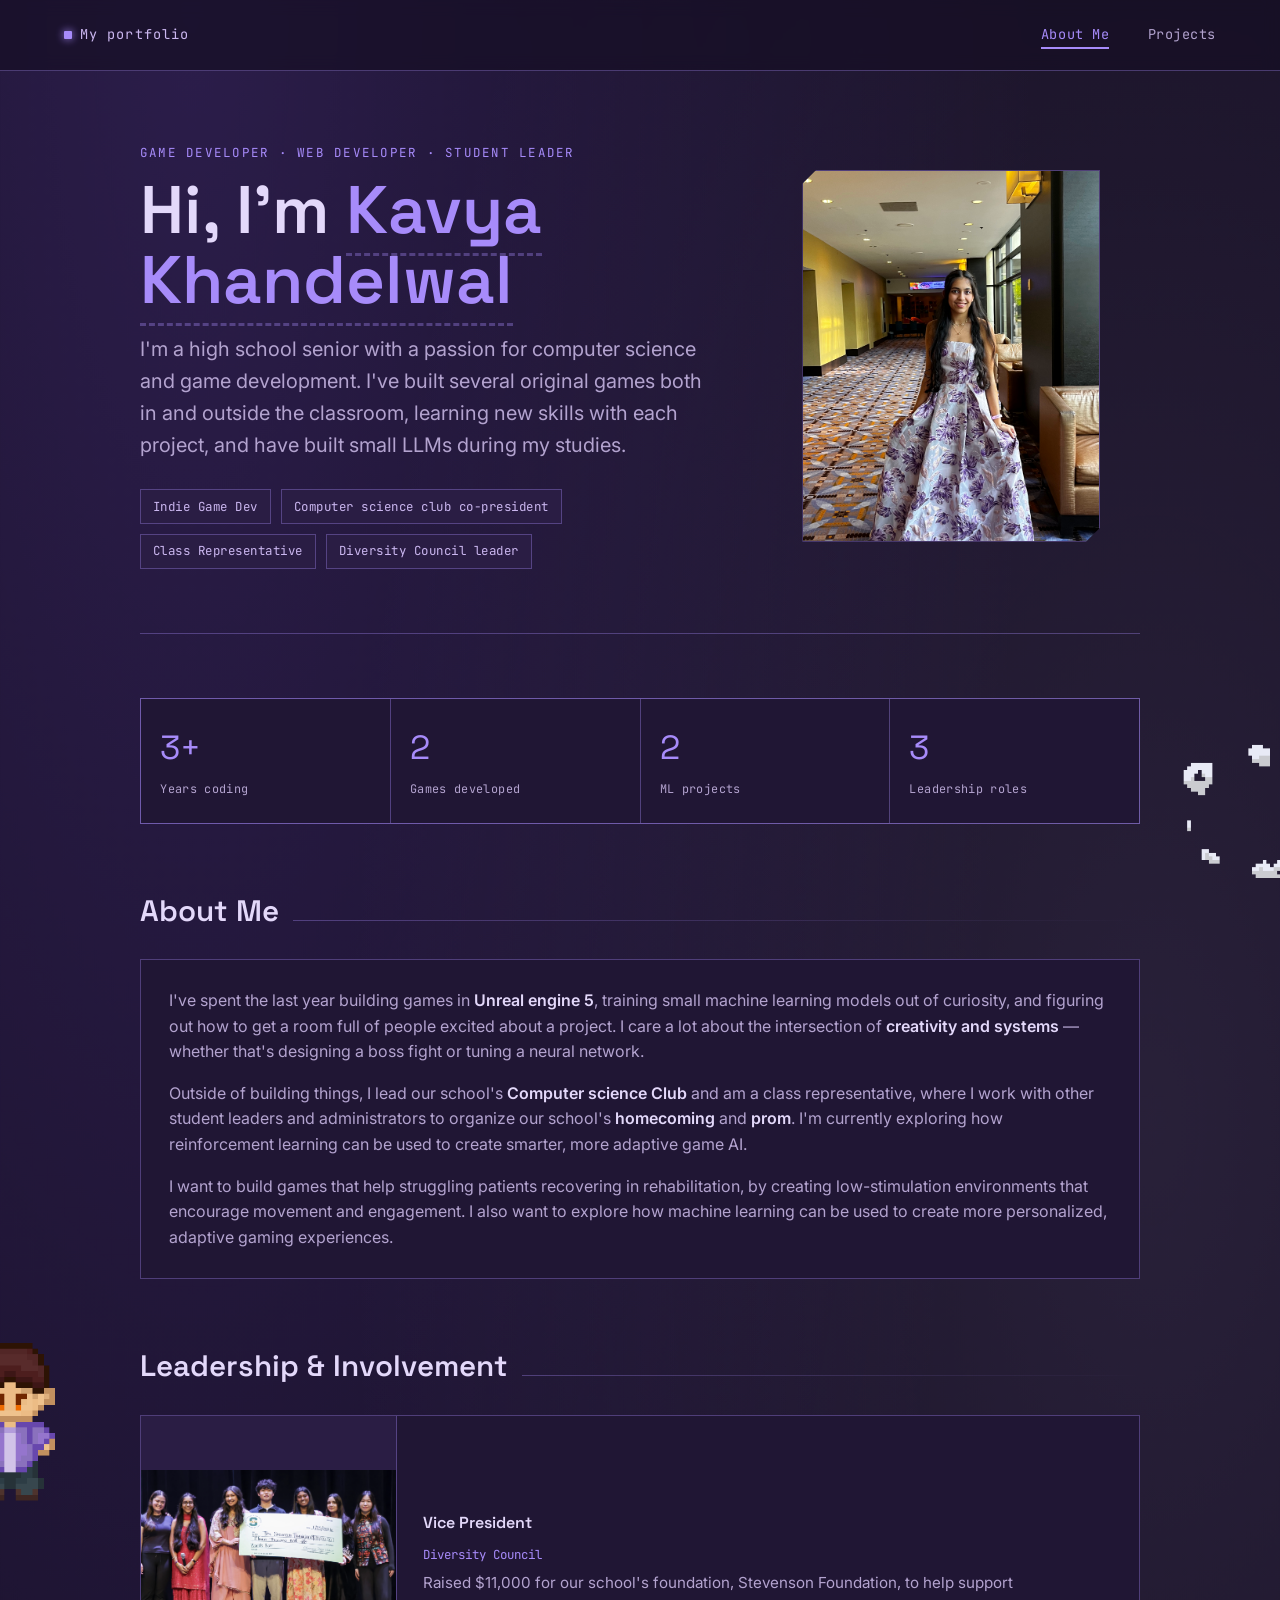
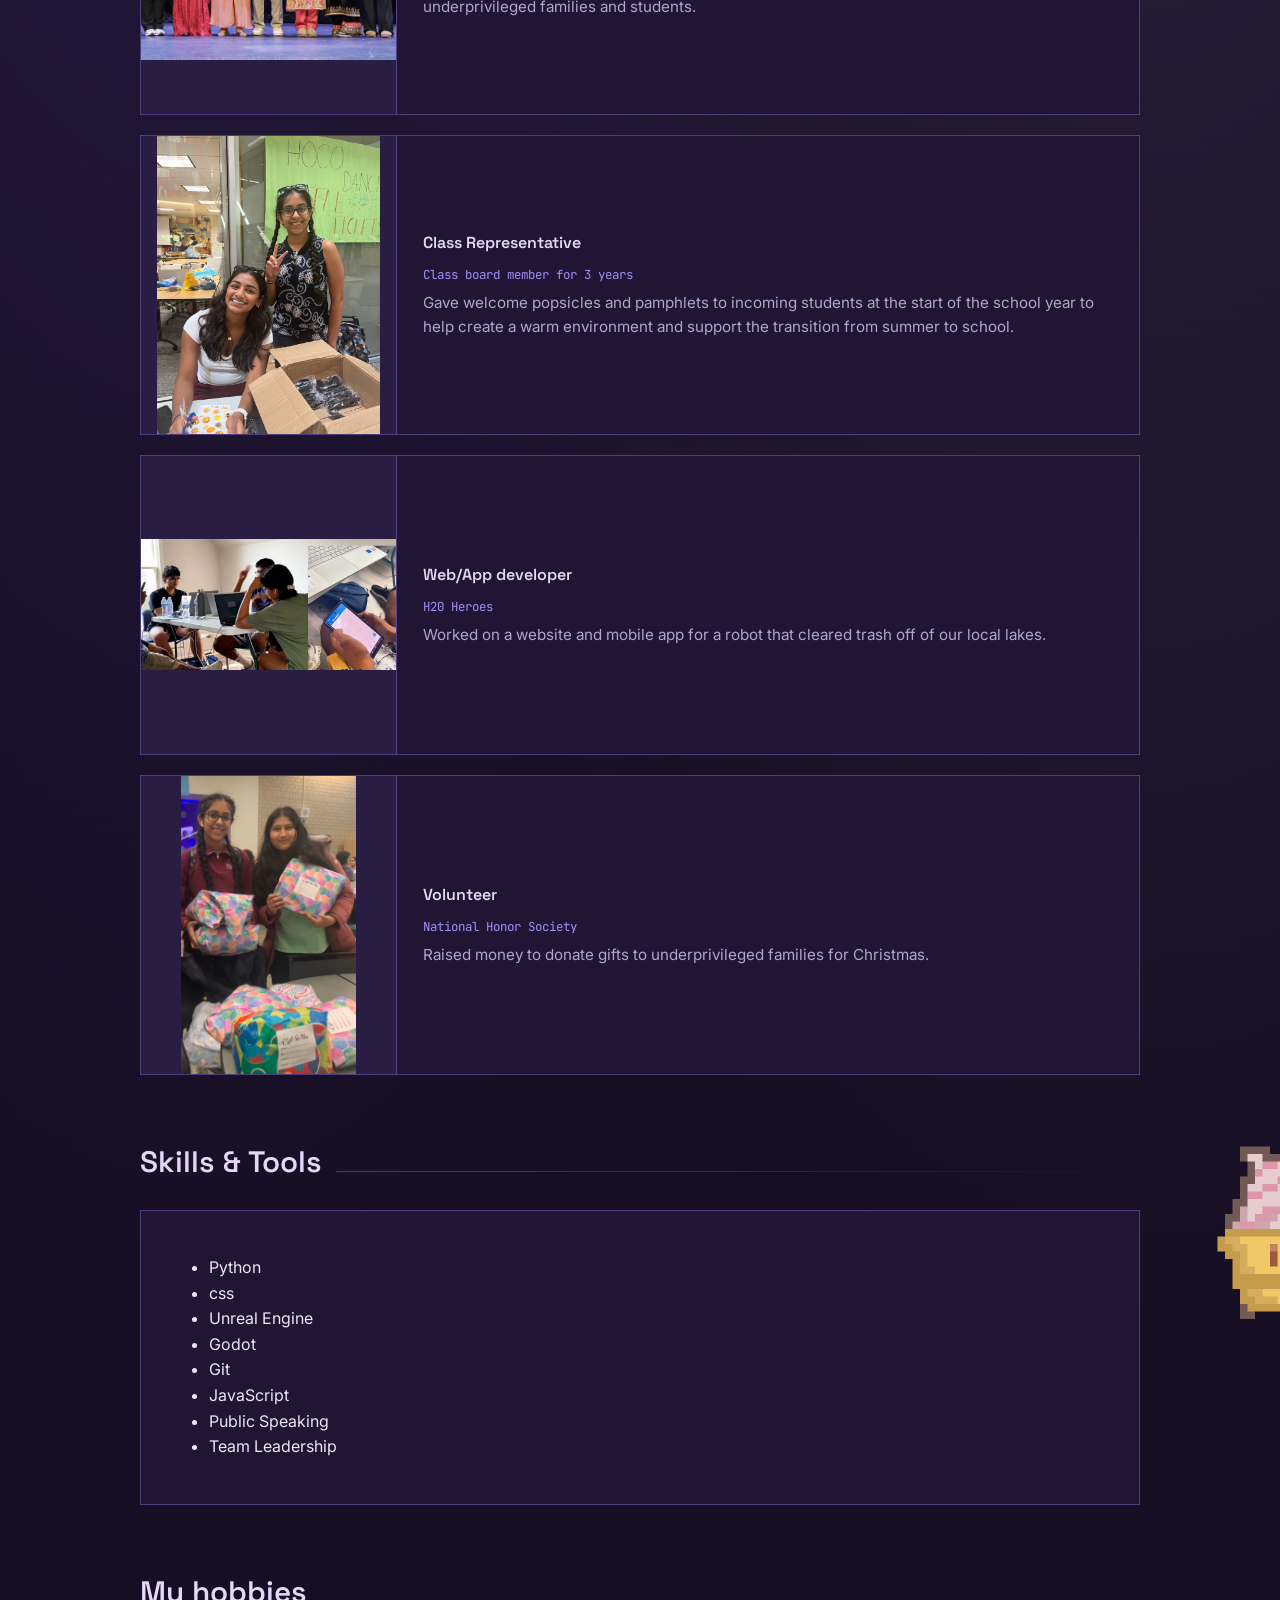
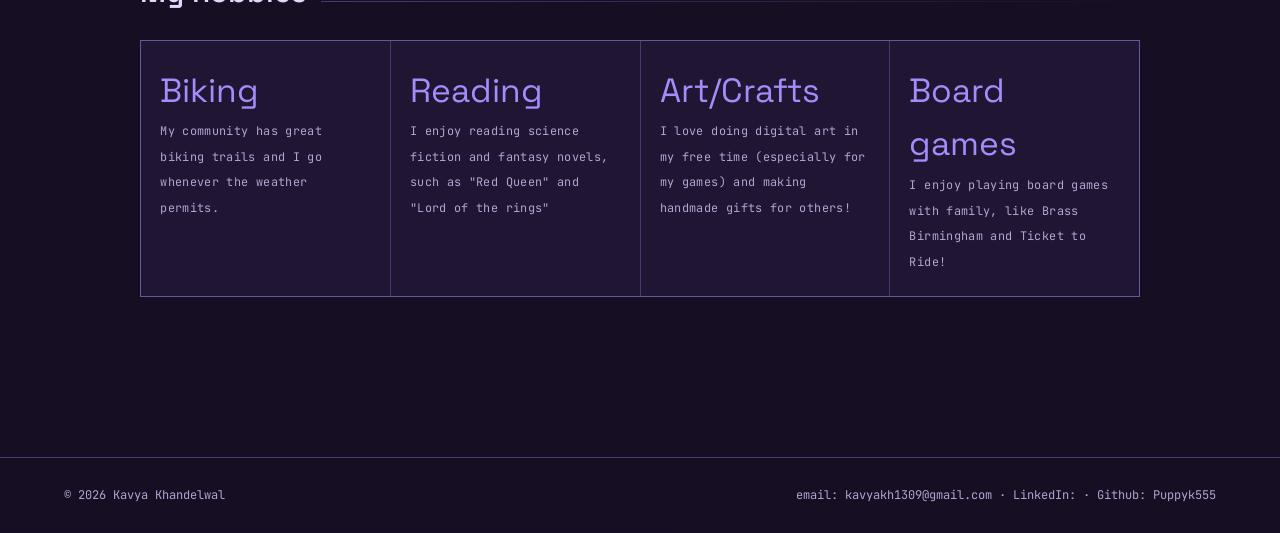
<file: index.html>
<!DOCTYPE html>
<html lang="en">
<head>
  <meta charset="UTF-8">
  <meta name="viewport" content="width=device-width, initial-scale=1.0">
  <title>Kavya Khandelwal — About Me</title>
  <link rel="preconnect" href="https://fonts.googleapis.com">
  <link href="https://fonts.googleapis.com/css2?family=Space+Grotesk:wght@500;600;700&family=Inter:wght@400;500&family=JetBrains+Mono:wght@400;500&display=swap" rel="stylesheet">
  <link rel="stylesheet" href="style.css">
  <link rel="icon" type="image/png" href="images/pixil_favicon.png">

</head>
<body>

<nav class="site-nav">
  <div class="nav-mark"><span class="blink"></span>My portfolio</div>
  <ul class="nav-links">
    <li><a href="index.html" class="active">About Me</a></li>
    <li><a href="projects.html">Projects</a></li>
  </ul>
</nav>

<main class="page-shell">

  <!-- ============ HERO ============ -->
  <section class="hero">

    
    <div>
      <p class="eyebrow">Game Developer · Web developer · Student Leader</p>
      <h1 class="hero-name">Hi, I'm <span class="placeholder">Kavya Khandelwal</span></h1>
      

      <p class="hero-tagline">
       I'm a high school senior with a passion for computer science and game development. 
       I've built several original games both in and outside the classroom, 
       learning new skills with each project, and have built small LLMs during my studies.  
      </p>

      <ul class="role-tags">
        <li>Indie Game Dev</li>
        <li>Computer science club co-president</li>
        <li>Class Representative</li>
        <li>Diversity Council leader</li>
      </ul>
    </div>
     
    <figure class="hero-portrait pixel-frame">
      
      <img src="images/prom.jpeg">
    </figure>
    
  </section>
      <img src="images/pixil_cloud_poof.gif" class="gif-side-right">
  <!-- ============ STATS ============ -->
  <section class="section">
    <div class="stat-grid">
      <div class="stat-cell">
        <span class="num">3+</span>
        <span class="label">Years coding</span>
      </div>
      <div class="stat-cell">
        <span class="num">2</span>
        <span class="label">Games developed</span>
      </div>
      <div class="stat-cell">
        <span class="num">2</span>
        <span class="label">ML projects</span>
      </div>
      <div class="stat-cell">
        <span class="num">3</span>
        <span class="label">Leadership roles</span>
      </div>
    </div>
  </section>

  
  <!-- ============ BIO ============ -->
  <section class="section">
     
    <div class="section-heading">
      <h2>About Me</h2>
      <div class="rule"></div>
    </div>
    <div class="panel body-copy">
      <p>
        I've spent the last year building games in <strong>Unreal engine 5</strong>, training small machine learning models out of curiosity,
        and figuring out how to get a room full of people excited about a project.
        I care a lot about the intersection of <strong>creativity and systems</strong> —
        whether that's designing a boss fight or tuning a neural network.
      </p>
      <p>
        Outside of building things, I lead our school's <strong>Computer science Club</strong> and am a class representative, where I work with other student leaders and administrators to
        organize our school's <strong>homecoming</strong> and <strong>prom</strong>. I'm currently exploring how
        reinforcement learning can be used to create smarter, more adaptive game AI.
      </p>
      <p>
        I want to build games that help struggling patients recovering in rehabilitation, by creating low-stimulation environments that encourage movement and engagement. I also want to explore how machine learning can be used to create more personalized, adaptive gaming experiences.
      </p>
    </div>
  </section>
<img src="images/pixil_idle_2d_character.gif" class="gif-side-left">
   <!-- ============ LEADERSHIP ============ -->
  <section class="section">
    
    <div class="section-heading">
      <h2>Leadership &amp; Involvement</h2>
      <div class="rule"></div>
    </div>
    <ul class="lead-list">
      <li class="lead-item">
        <div class="lead-thumb">
          <img src="images/WF_zoomed_in.png">
        </div>
        <div class="lead-text">
          <span class="role-title">Vice President</span>
          <span class="org">Diversity Council</span>
          <p>Raised $11,000 for our school's foundation, Stevenson Foundation, to help support underprivileged families and students.</p>
        </div>
      </li>
      <li class="lead-item">
        <div class="lead-thumb">
          <img src="images/JCB.jpeg">
        </div>
         
        <div class="lead-text">
          <span class="role-title">Class Representative</span>
          <span class="org">Class board member for 3 years</span>
          <p>Gave welcome popsicles and pamphlets to incoming students at the start of the school year to help create a warm environment and support the transition from summer to school.</p>
        </div>
        
      </li>
      <li class="lead-item">
        <div class="lead-thumb">
          <img src="images/h20Heroes.png">
        </div>
        <div class="lead-text">
          <span class="role-title">Web/App developer</span>
          <span class="org">H20 Heroes</span>
          <p>Worked on a website and mobile app for a robot that cleared trash off of our local lakes.</p>
        </div>
      </li>
      <li class="lead-item">
        <div class="lead-thumb">
          <img src="images/NHS.JPEG" >
        </div>
        <div class="lead-text">
          <span class="role-title">Volunteer</span>
          <span class="org">National Honor Society</span>
          <p>Raised money to donate gifts to underprivileged families for Christmas.</p>
        </div>
      </li>
    </ul>

  </section>
 
 
  <!-- ============ SKILLS ============ -->
  <section class="section">
     <img src="images/pixil_running_ice_cream.gif" class="gif-side-right">
    <div class="section-heading">
      <h2>Skills &amp; Tools</h2>
      <div class="rule"></div>
    </div>
    <div class="panel">
      <ul class="skill-tags">
        <li>Python</li>
        <li>css</li>
        <li>Unreal Engine</li>
        <li>Godot</li>
        <li>Git</li>
        <li>JavaScript</li>
        <li>Public Speaking</li>
        <li>Team Leadership</li>
      </ul>
    </div>
  </section>

<!-- ============ STATS ============ -->
  <section class="section">
    <div class="section-heading">
      <h2>My hobbies</h2>
      <div class="rule"></div>
    </div>
    <div class="stat-grid">
      <div class="stat-cell">
        <span class="num">Biking</span>
        <span class="label">My community has great biking trails and I go whenever the weather permits.</span>
      </div>
      <div class="stat-cell">
        <span class="num">Reading</span>
        <span class="label">I enjoy reading science fiction and fantasy novels, such as "Red Queen" and "Lord of the rings"</span>
      </div>
      <div class="stat-cell">
        <span class="num">Art/Crafts</span>
        <span class="label">I love doing digital art in my free time (especially for my games) and making handmade gifts for others!</span>
      </div>
      <div class="stat-cell">
        <span class="num">Board games</span>
      <span class="label">I enjoy playing board games with family, like Brass Birmingham and Ticket to Ride!</span>
      </div>
    </div>
  </section>


</main>

<footer class="site-footer">
  <span>&copy; 2026 Kavya Khandelwal</span>
  <span>email: kavyakh1309@gmail.com · LinkedIn:  · Github: Puppyk555</span>
</footer>

</body>
</html>
</file>
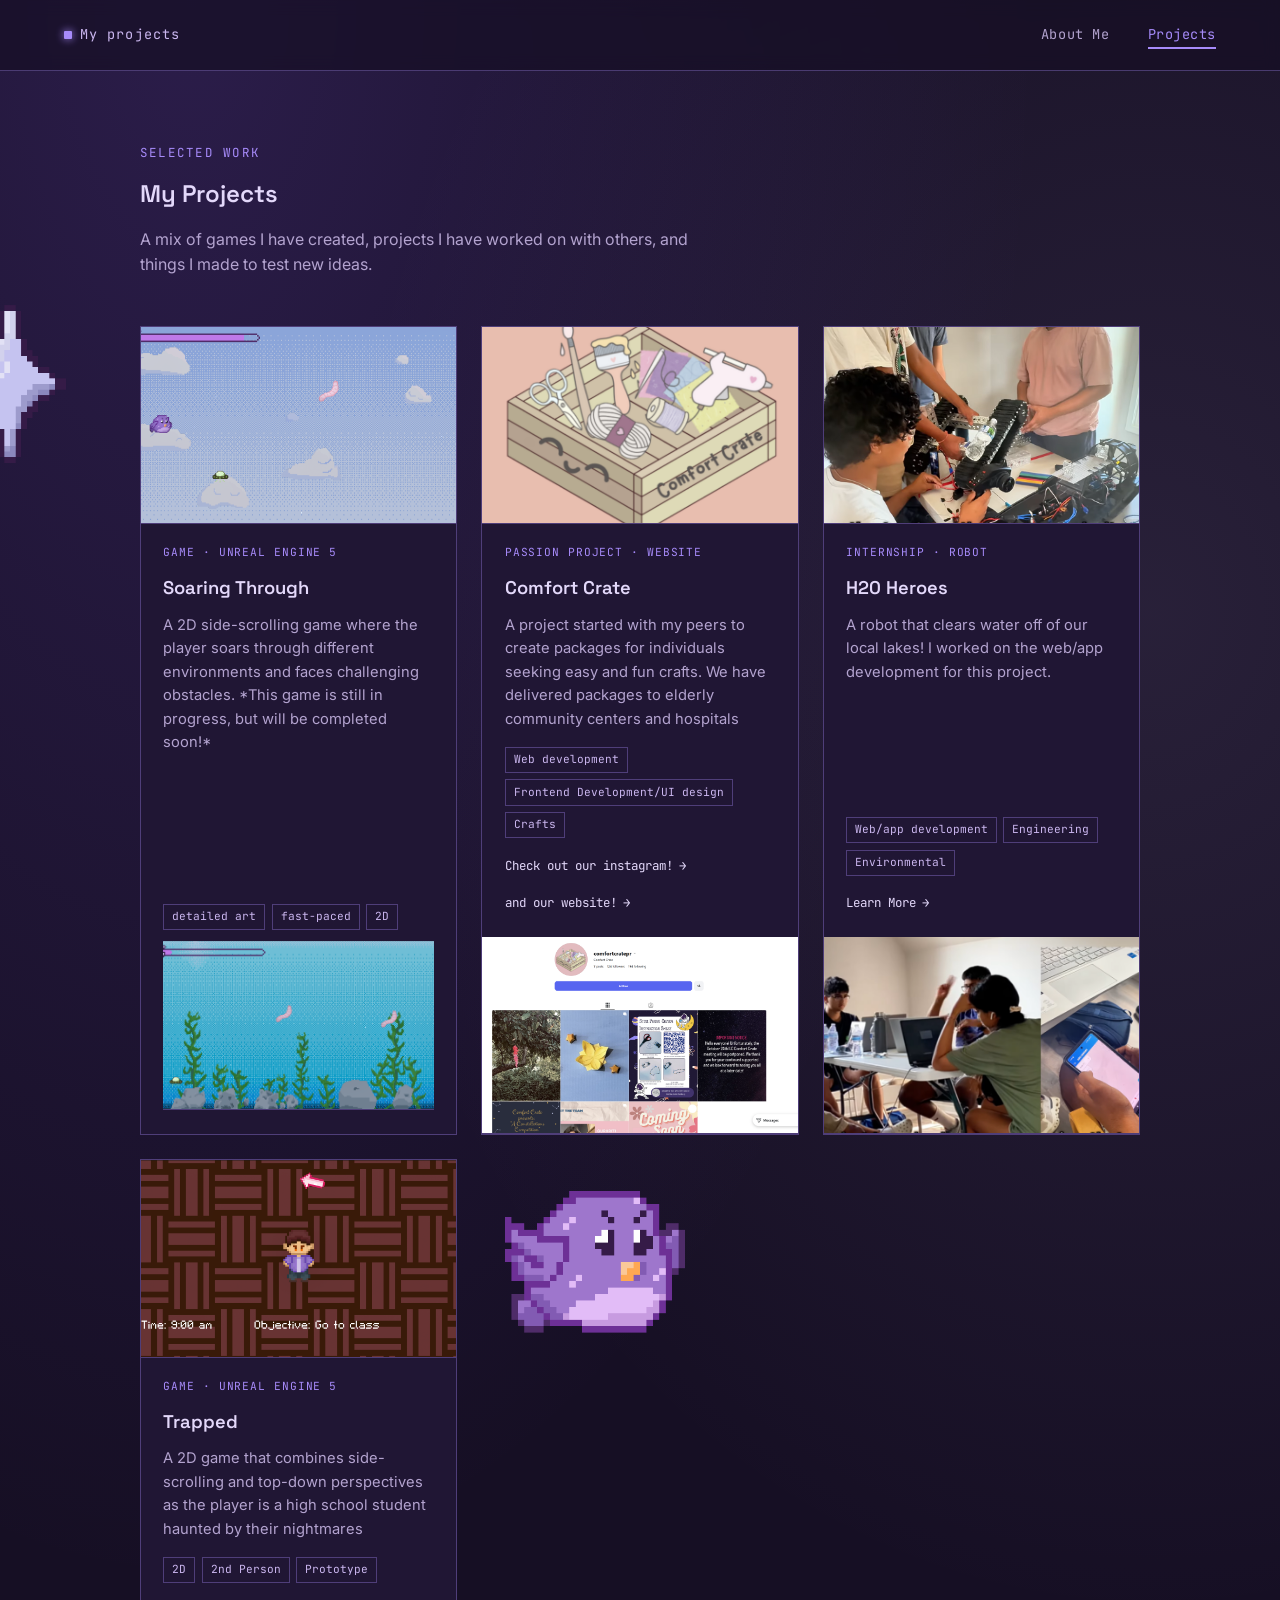
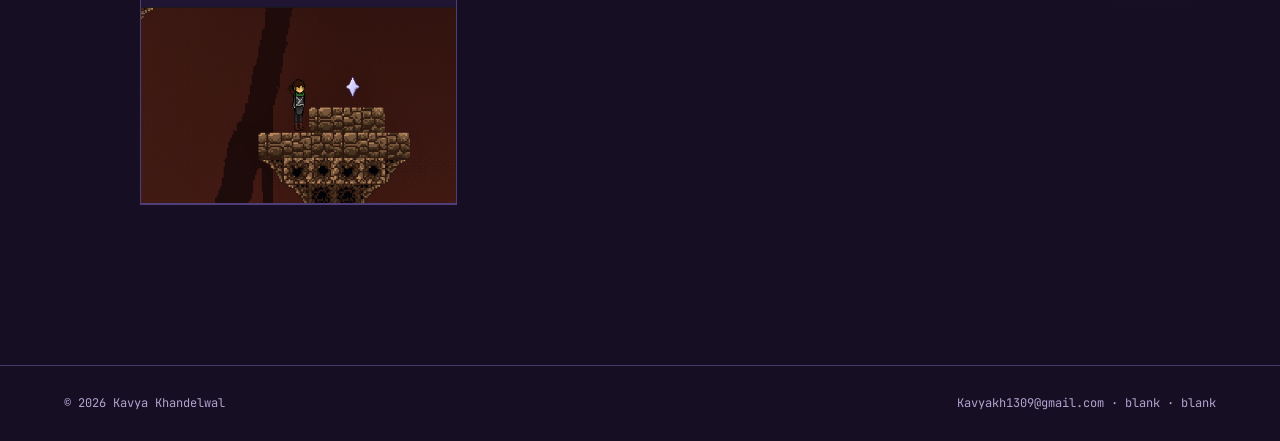
<file: projects.html>
<!DOCTYPE html>
<html lang="en">
<head>
<meta charset="UTF-8">
<meta name="viewport" content="width=device-width, initial-scale=1.0">
<title>Kavya Khandelwal — Projects</title>
<link rel="preconnect" href="https://fonts.googleapis.com">
<link href="https://fonts.googleapis.com/css2?family=Space+Grotesk:wght@500;600;700&family=Inter:wght@400;500&family=JetBrains+Mono:wght@400;500&display=swap" rel="stylesheet">
<link rel="stylesheet" href="style.css">
</head>
<body>

<nav class="site-nav">
  <div class="nav-mark"><span class="blink"></span>My projects</div>
  <ul class="nav-links">
    <li><a href="index.html">About Me</a></li>
    <li><a href="projects.html" class="active">Projects</a></li>
  </ul>
</nav>

<main class="page-shell">

  <section class="section" style="margin-bottom: 3rem;">
    <p class="eyebrow">Selected Work</p>
    <h1>My Projects</h1>
    <p style="color: var(--text-dim); max-width: 56ch; margin-top: 0.85rem;">
      A mix of games I have created, projects I have worked on with others, and
      things I made to test new ideas. 
    </p>
    <img src="images/pixil_purple_sparkle.gif" class="gif-side-left">
  </section>

  <section class="section">
    <div class="project-grid">

      <!-- PROJECT 1 -->
      <article class="project-card">
        <div class="project-thumb">
          <img src="images/flappy_bird.png" >
        </div>
        <div class="project-body">
          <span class="project-kind">Game · Unreal Engine 5</span>
          <h3>Soaring Through</h3>
          <p>A 2D side-scrolling game where the player soars through different environments and faces challenging obstacles. *This game is still in progress, but will be completed soon!*</p>
          
          <div class="project-stack">
            <span>detailed art</span>
            <span>fast-paced</span>
            <span>2D</span>
          </div>
          
          <div class="project-thumb">
          <img src="images/flappy_bird_water.png" >
        </div>
        </div>
        
      </article>

      <!-- PROJECT 2 -->
      <article class="project-card">
        <div class="project-thumb">
          <img src="images/comfort_crate.png" >
        </div>
        <div class="project-body">
          <span class="project-kind">Passion Project ·  Website</span>
          <h3>Comfort Crate</h3>
          <p>A project started with my peers to create packages for individuals seeking easy and fun crafts. We have delivered packages to elderly community centers and hospitals</p>
          <div class="project-stack">
            <span>Web development</span>
            <span>Frontend Development/UI design</span>
            <span>Crafts</span>
          </div>
          <a class="project-link" href="https://www.instagram.com/comfortcratepr/">Check out our instagram!</a>
          <a class="project-link" href="https://sites.google.com/view/comfortcrate/home?authuser=1">and our website!</a>
        </div>
        <div class="project-thumb">
          <img src="images/comfort_crate_insta.png" >
        </div>
      </article>

      <!-- PROJECT 3 -->
      <article class="project-card">
        <div class="project-thumb">
          <img src="images/water_robot.png" >
        </div>
        <div class="project-body">
          <span class="project-kind">Internship · Robot</span>
          <h3>H20 Heroes </h3>
          <p>A robot that clears water off of our local lakes! I worked on the web/app development for this project.</p>
          <div class="project-stack">
            <span>Web/app development</span>
            <span>Engineering</span>
            <span>Environmental</span>
          </div>
          <a class="project-link" href="https://www.youtube.com/@LCIAH20Heroes">Learn More</a>
        </div>
        <div class="project-thumb">
          <img src="images/h20Heroes.png" >
        </div>
      </article>

      <!-- PROJECT 4 -->
          <article class="project-card">
        <div class="project-thumb">
          <img src="images/final_game1.png" >
        </div>
        <div class="project-body">
          <span class="project-kind">Game · Unreal Engine 5</span>
          <h3>Trapped</h3>
          <p>A 2D game that combines side-scrolling and top-down perspectives as the player is a high school student haunted by their nightmares</p>
          <div class="project-stack">
            <span>2D</span>
            <span>2nd Person</span>
            <span>Prototype</span>
          </div>
          
        </div>
        <div class="project-thumb">
          <img src="images/final_game2.png" >
        </div>
      </article>
         <img src="images/pixil_flappy_bird.gif" class="gif-side-right">
     
    </div>
  </section>

</main>

<footer class="site-footer">
  <span>&copy; 2026 Kavya Khandelwal</span>
  <span>Kavyakh1309@gmail.com · blank · blank</span>
</footer>

</body>
</html>
</file>
<file: style.css>
/* ============================================
   DESIGN TOKENS
   ============================================ */


  /* 1. The default cursor for the entire website */
html {
  cursor: url('images/cursor.png'), auto;
}

/* 2. The cursor that appears ONLY when hovering over buttons or links */
button, a, input[type="button"], .clickable-element {
  cursor: url('images/cursor_hover.png'), pointer;
}
:root {
  --bg-deep: #160f24;
  --bg-panel: #201634;
  --bg-panel-raised: #2a1d44;
  --lavender: #cbb7f0;
  --lavender-soft: #e3d8fa;
  --purple-mid: #8b5cf6;
  --purple-bright: #a78bfa;
  --purple-deep: #4c2a85;
  --text-main: #ece6f7;
  --text-dim: #b3a3cf;
  --border-glow: rgba(167, 139, 250, 0.35);

  --font-display: "Space Grotesk", "Segoe UI", sans-serif;
  --font-body: "Inter", "Segoe UI", sans-serif;
  --font-mono: "JetBrains Mono", "Consolas", monospace;
}

* { box-sizing: border-box; }

html { scroll-behavior: smooth; }

@media (prefers-reduced-motion: reduce) {
  html { scroll-behavior: auto; }
  * { animation-duration: 0.01ms !important; animation-iteration-count: 1 !important; transition-duration: 0.01ms !important; }
}

body {
  margin: 0;
  background:
    radial-gradient(ellipse at 15% 0%, rgba(139, 92, 246, 0.18), transparent 55%),
    radial-gradient(ellipse at 90% 30%, rgba(203, 183, 240, 0.10), transparent 50%),
    var(--bg-deep);
  color: var(--text-main);
  font-family: var(--font-body);
  line-height: 1.6;
  min-height: 100vh;
}

a { color: inherit; }

/* ============================================
   PIXEL CORNER UTILITY (signature motif)
   A small "cartridge" notch on panels/buttons,
   nodding to game-dev/pixel-art without going
   full retro-arcade.
   ============================================ */
.pixel-frame {
  position: relative;
  clip-path: polygon(
    14px 0, 100% 0, 100% calc(100% - 14px), calc(100% - 14px) 100%,
    0 100%, 0 14px
  );
}

/* ============================================
   NAVIGATION
   ============================================ */
.site-nav {
  display: flex;
  align-items: center;
  justify-content: space-between;
  padding: 1.5rem clamp(1.25rem, 5vw, 4rem);
  border-bottom: 1px solid var(--border-glow);
  background: rgba(22, 15, 36, 0.7);
  backdrop-filter: blur(8px);
  position: sticky;
  top: 0;
  z-index: 50;
}

.nav-mark {
  font-family: var(--font-mono);
  font-size: 0.85rem;
  letter-spacing: 0.08em;
  color: var(--lavender);
}

.nav-mark .blink {
  display: inline-block;
  width: 8px;
  height: 8px;
  background: var(--purple-bright);
  border-radius: 1px;
  margin-right: 0.5rem;
  box-shadow: 0 0 8px var(--purple-bright);
  animation: blink 1.6s steps(2, jump-none) infinite;
}

@keyframes blink { 50% { opacity: 0.25; } }

.nav-links {
  display: flex;
  gap: clamp(1rem, 3vw, 2.5rem);
  list-style: none;
  margin: 0;
  padding: 0;
  font-family: var(--font-mono);
  font-size: 0.85rem;
}

.nav-links a {
  text-decoration: none;
  color: var(--text-dim);
  letter-spacing: 0.04em;
  padding-bottom: 4px;
  border-bottom: 2px solid transparent;
  transition: color 0.2s ease, border-color 0.2s ease;
}

.nav-links a:hover,
.nav-links a:focus-visible {
  color: var(--lavender-soft);
}

.nav-links a.active {
  color: var(--purple-bright);
  border-bottom-color: var(--purple-bright);
}

/* ============================================
   LAYOUT SHELLS
   ============================================ */
.page-shell {
  max-width: 1080px;
  margin: 0 auto;
  padding: clamp(2rem, 6vw, 4.5rem) clamp(1.25rem, 5vw, 2.5rem) 6rem;
}

.eyebrow {
  font-family: var(--font-mono);
  font-size: 0.78rem;
  letter-spacing: 0.18em;
  text-transform: uppercase;
  color: var(--purple-bright);
  margin: 0 0 0.75rem;
}

h1, h2, h3 {
  font-family: var(--font-display);
  font-weight: 600;
  margin: 0;
  color: var(--lavender-soft);
}

/* ============================================
   HERO (About page)
   ============================================ */
.hero {
  display: grid;
  grid-template-columns: 1.2fr 0.8fr;
  gap: clamp(2rem, 5vw, 3.5rem);
  align-items: center;
  padding-bottom: clamp(2.5rem, 6vw, 4rem);
  border-bottom: 1px solid var(--border-glow);
  margin-bottom: clamp(2.5rem, 6vw, 4rem);
}

@media (max-width: 760px) {
  .hero { grid-template-columns: 1fr; }
}

.hero-name {
  font-size: clamp(2.6rem, 6vw, 4.2rem);
  line-height: 1.05;
}

.hero-name .placeholder {
  color: var(--purple-bright);
  border-bottom: 3px dashed var(--border-glow);
}

.hero-tagline {
  font-size: clamp(1.05rem, 2vw, 1.25rem);
  color: var(--text-dim);
  margin: 1.1rem 0 1.75rem;
  max-width: 46ch;
}

/* Role tag strip — encodes the multi-hat reality:
   builder / researcher / leader, not decoration */
.role-tags {
  display: flex;
  flex-wrap: wrap;
  gap: 0.6rem;
  list-style: none;
  margin: 0;
  padding: 0;
}

.role-tags li {
  font-family: var(--font-mono);
  font-size: 0.78rem;
  letter-spacing: 0.04em;
  color: var(--lavender);
  background: var(--bg-panel-raised);
  border: 1px solid var(--border-glow);
  padding: 0.4rem 0.75rem;
}

.hero-portrait {
  position: relative;
}

.hero-portrait img {
  width: 100%;
  aspect-ratio: 4 / 5;
  object-fit: cover;
  display: block;
  filter: saturate(1.05) contrast(1.02);
  border: 1px solid var(--border-glow);
}

.hero-portrait figcaption {
  font-family: var(--font-mono);
  font-size: 0.72rem;
  color: var(--text-dim);
  margin-top: 0.6rem;
  text-align: center;
}

/* ============================================
   PANELS / SECTIONS
   ============================================ */
.section {
  margin-bottom: clamp(2.5rem, 6vw, 4rem);
}

.section-heading {
  display: flex;
  align-items: baseline;
  gap: 0.85rem;
  margin-bottom: 1.5rem;
}

.section-heading h2 {
  font-size: clamp(1.4rem, 3vw, 1.85rem);
}

.section-heading .rule {
  flex: 1;
  height: 1px;
  background: linear-gradient(90deg, var(--border-glow), transparent);
}

.panel {
  background: var(--bg-panel);
  border: 1px solid var(--border-glow);
  padding: clamp(1.25rem, 3vw, 1.75rem);
}

.body-copy p { color: var(--text-dim); margin: 0 0 1rem; }
.body-copy p:last-child { margin-bottom: 0; }
.body-copy strong { color: var(--lavender-soft); font-weight: 600; }

/* Leadership / stat strip */
.stat-grid {
  display: grid;
  grid-template-columns: repeat(auto-fit, minmax(150px, 1fr));
  gap: 1px;
  background: var(--border-glow);
  border: 1px solid var(--border-glow);
}

.stat-cell {
  background: var(--bg-panel);
  padding: 1.4rem 1.2rem;
}

.stat-cell .num {
  font-family: var(--font-display);
  font-size: clamp(1.6rem, 3vw, 2.1rem);
  color: var(--purple-bright);
  display: block;
}

.stat-cell .label {
  font-family: var(--font-mono);
  font-size: 0.74rem;
  color: var(--text-dim);
  letter-spacing: 0.03em;
}

/* Leadership timeline list */
.lead-list {
  list-style: none;
  margin: 0;
  padding: 0;
  display: flex;
  flex-direction: column;
  gap: 1.25rem;
}

.lead-item {
  background: var(--bg-panel);
  border: 1px solid var(--border-glow);
  display: grid;
  grid-template-columns: 16rem 1fr;
  align-items: stretch;
  height: 300px;
}

@media (max-width: 700px) {
  .lead-item {
    grid-template-columns: 1fr;
    height: auto;
  }
}

.lead-thumb {
  width: 16rem;
  min-width: 16rem;
  height: 100%;
  overflow: hidden;
  border-right: 1px solid var(--border-glow);
  background: var(--bg-panel-raised);
  display: flex;
  align-items: center;
  justify-content: center;
}

@media (max-width: 700px) {
  .lead-thumb {
    width: 100%;
    min-width: 0;
    height: 200px;
    border-right: none;
    border-bottom: 1px solid var(--border-glow);
  }
}

.lead-thumb img {
  width: 100%;
  height: 100%;
  object-fit: contain;
  display: block;
}

.lead-text {
  padding: 1.4rem 1.6rem;
  display: flex;
  flex-direction: column;
  justify-content: center;
  gap: 0.4rem;
  overflow: hidden;
}

.gif-side-left {
  float: left;
  width: 180px;
  margin: 0 1.5rem 1rem -220px;
  
}

.gif-side-right {
  float: right;
  width: 180px;
  margin: 0 -220px 1rem 1.5rem;
 
}

.gif-side-left img,
.gif-side-right img {
  width: 100%;
  display: block;
}



.lead-item .role-title {
  font-weight: 600;
  color: var(--lavender-soft);
  font-family: var(--font-display);
}

.lead-item .org {
  font-family: var(--font-mono);
  font-size: 0.78rem;
  color: var(--purple-bright);
  display: block;
  margin-top: 0.2rem;
}

.lead-item p {
  margin: 0;
  color: var(--text-dim);
  font-size: 0.95rem;
}
/* ============================================
   PROJECTS PAGE
   ============================================ */
.project-grid {
  display: grid;
  grid-template-columns: repeat(auto-fit, minmax(280px, 1fr));
  gap: 1.5rem;
}

.project-card {
  background: var(--bg-panel);
  border: 1px solid var(--border-glow);
  display: flex;
  flex-direction: column;
  overflow: hidden;
  transition: transform 0.25s ease, border-color 0.25s ease;
}

.project-card:hover,
.project-card:focus-within {
  transform: translateY(-4px);
  border-color: var(--purple-bright);
}

.project-thumb {
  aspect-ratio: 16 / 10;
  overflow: hidden;
  border-bottom: 1px solid var(--border-glow);
}

.project-thumb img {
  width: 100%;
  height: 100%;
  object-fit: cover;
  display: block;
}

.project-body {
  padding: 1.25rem 1.4rem 1.5rem;
  display: flex;
  flex-direction: column;
  gap: 0.7rem;
  flex: 1;
}

.project-kind {
  font-family: var(--font-mono);
  font-size: 0.7rem;
  letter-spacing: 0.08em;
  text-transform: uppercase;
  color: var(--purple-bright);
}

.project-body h3 {
  font-size: 1.15rem;
}

.project-body p {
  color: var(--text-dim);
  font-size: 0.92rem;
  margin: 0;
  flex: 1;
}

.project-stack {
  display: flex;
  flex-wrap: wrap;
  gap: 0.4rem;
  margin-top: 0.25rem;
}

.project-stack span {
  font-family: var(--font-mono);
  font-size: 0.7rem;
  color: var(--lavender);
  border: 1px solid var(--border-glow);
  padding: 0.2rem 0.5rem;
}

.project-link {
  font-family: var(--font-mono);
  font-size: 0.78rem;
  color: var(--lavender-soft);
  text-decoration: none;
  display: inline-flex;
  align-items: center;
  gap: 0.4rem;
  margin-top: 0.4rem;
}

.project-link::after {
  content: "→";
  transition: transform 0.2s ease;
}

.project-link:hover::after { transform: translateX(3px); }

/* ============================================
   FOOTER
   ============================================ */
.site-footer {
  border-top: 1px solid var(--border-glow);
  padding: 1.75rem clamp(1.25rem, 5vw, 4rem);
  font-family: var(--font-mono);
  font-size: 0.75rem;
  color: var(--text-dim);
  display: flex;
  justify-content: space-between;
  flex-wrap: wrap;
  gap: 0.5rem;
}

/* Focus visibility (accessibility floor) */
a:focus-visible,
button:focus-visible {
  outline: 2px solid var(--purple-bright);
  outline-offset: 2px;
}
</file>
